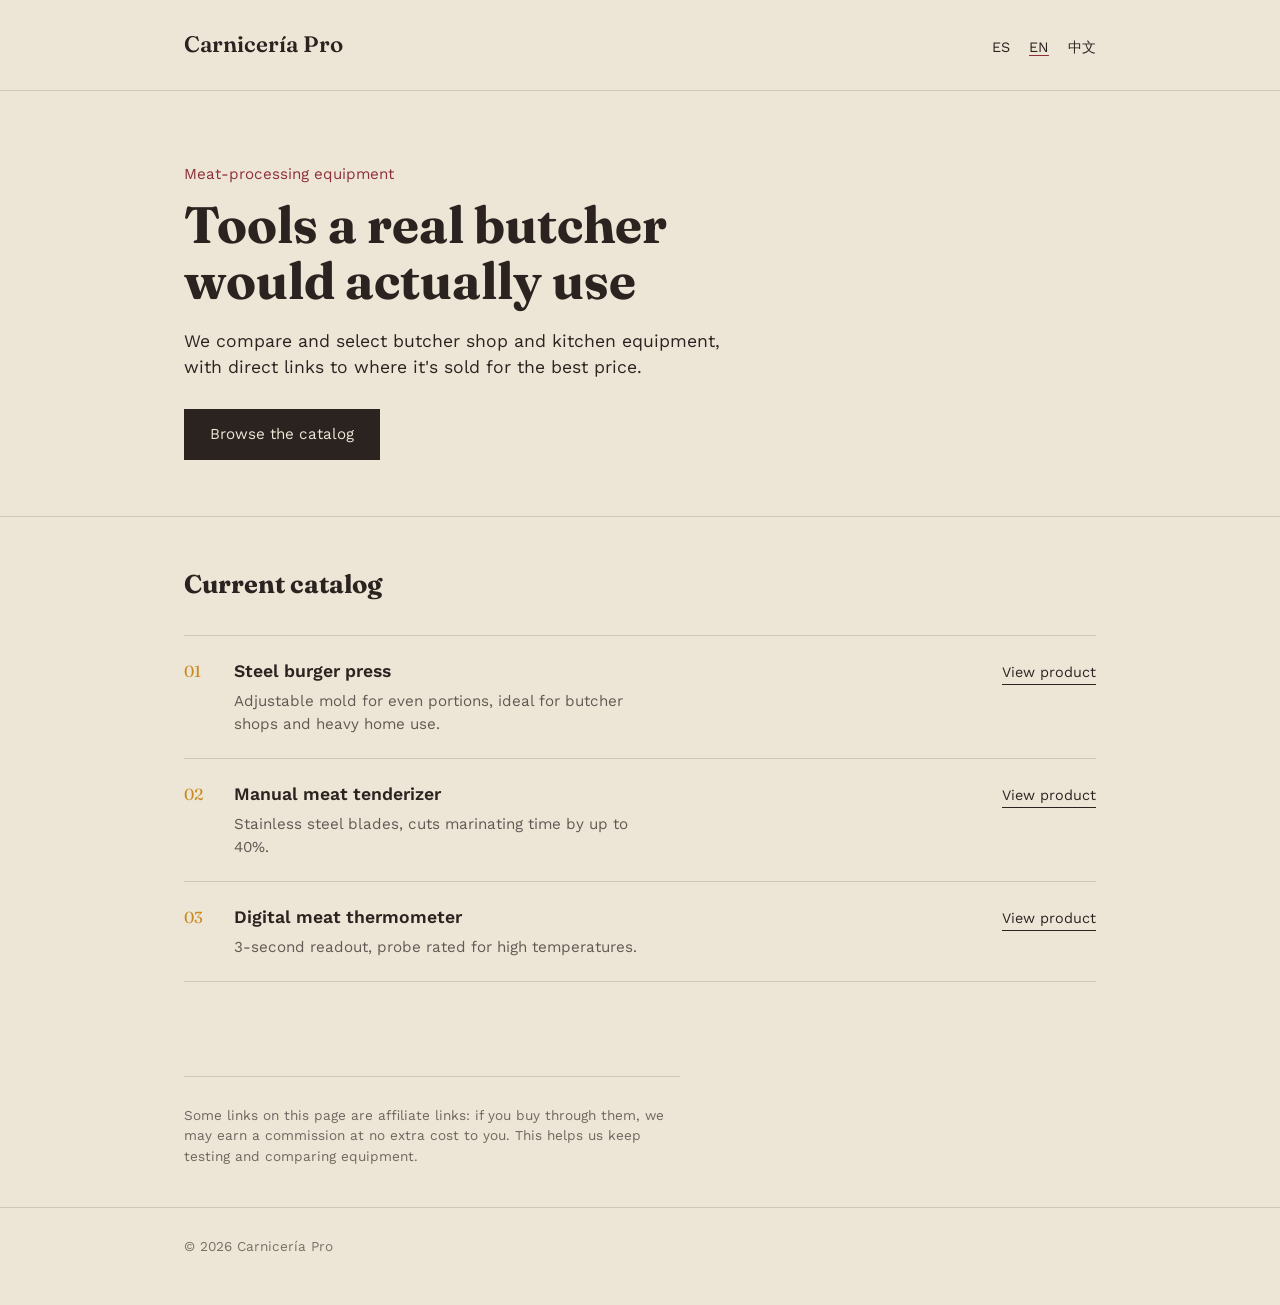
<file: index.html>
<!DOCTYPE html>
<html lang="es">
<head>
<meta charset="UTF-8">
<meta http-equiv="refresh" content="0; url=./es/">
<title>Carnicería Pro</title>
<script>
  var lang = (navigator.language || 'es').slice(0, 2);
  var destino = ['es', 'en', 'zh'].indexOf(lang) !== -1 ? lang : 'es';
  window.location.replace('./' + destino + '/');
</script>
</head>
<body>
<p>Redirigiendo… / Redirecting… / 正在跳转…</p>
<p><a href="./es/">Español</a> · <a href="./en/">English</a> · <a href="./zh/">中文</a></p>
</body>
</html>
</file>
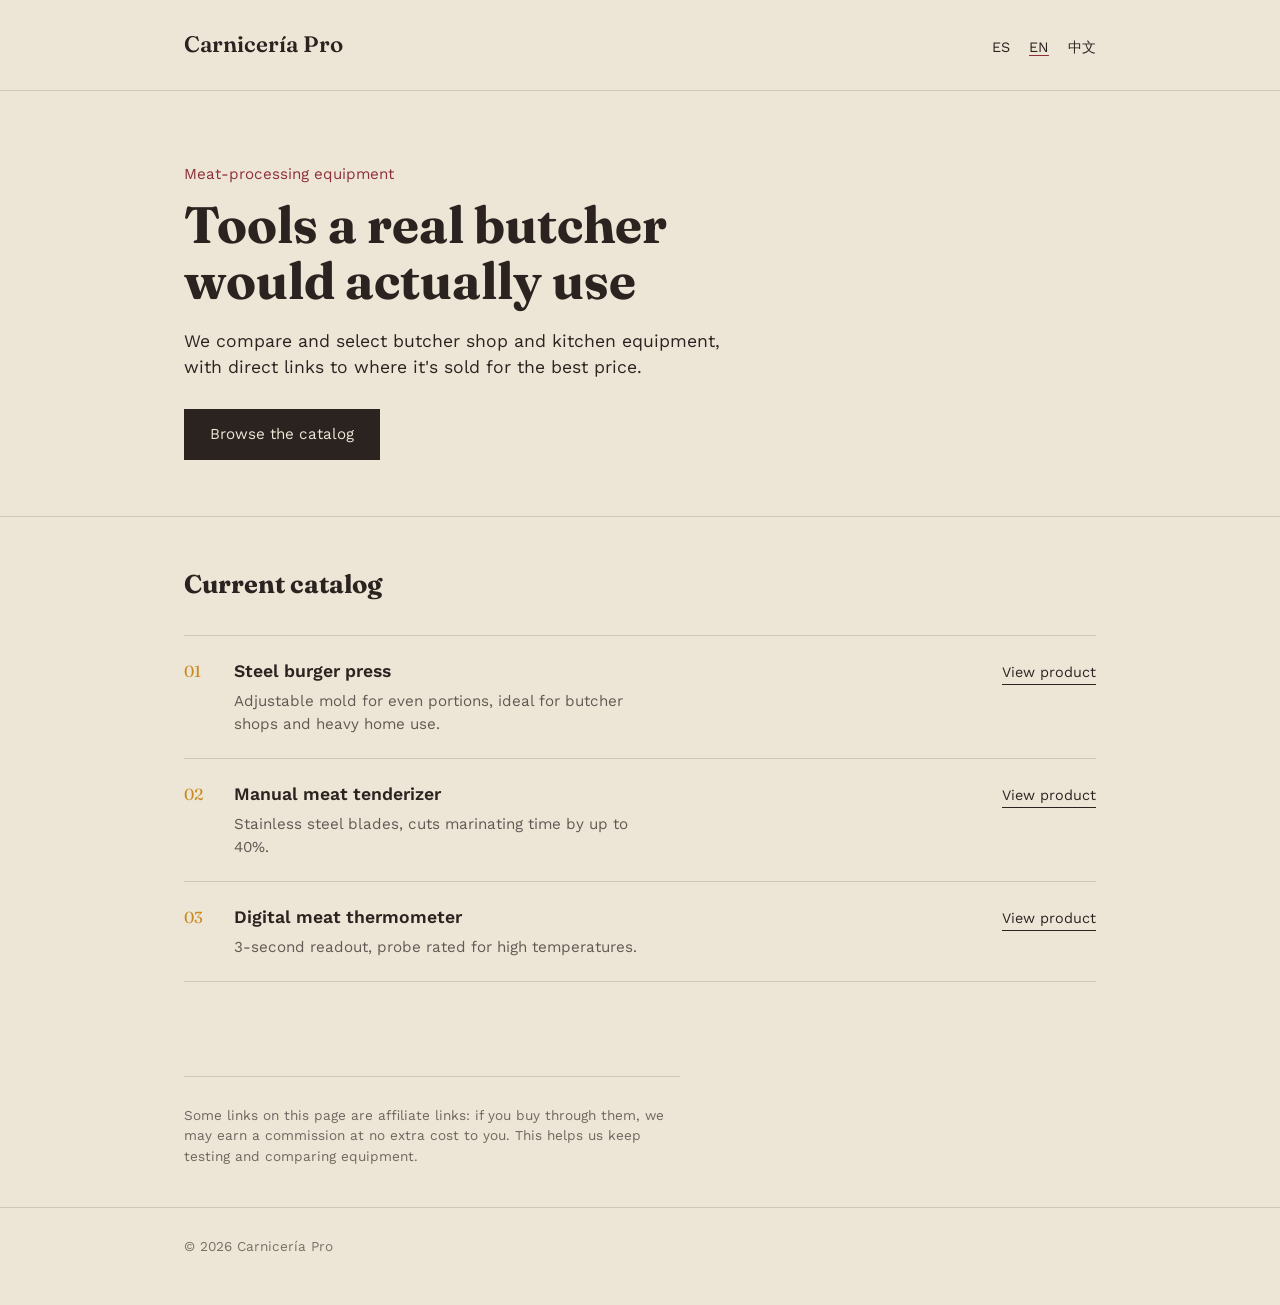
<file: en/index.html>
<!DOCTYPE html>
<html lang="en">
<head>
<meta charset="UTF-8">
<meta name="viewport" content="width=device-width, initial-scale=1">
<title>Butcher shop tools — catalog</title>
<meta name="description" content="A curated, compared catalog of meat-processing tools and equipment.">
<link rel="preconnect" href="https://fonts.googleapis.com">
<link href="https://fonts.googleapis.com/css2?family=Fraunces:wght@500;600&family=Work+Sans:wght@400;500&display=swap" rel="stylesheet">
<link rel="stylesheet" href="../assets/style.css">
</head>
<body>
<header class="site">
  <div class="wrap">
    <span class="brand">Carnicería Pro</span>
    <nav class="langs">
      <a href="../es/">ES</a>
      <a href="../en/" class="active">EN</a>
      <a href="../zh/">中文</a>
    </nav>
  </div>
</header>

<section class="hero">
  <div class="wrap">
    <p class="kicker">Meat-processing equipment</p>
    <h1>Tools a real butcher would actually use</h1>
    <p>We compare and select butcher shop and kitchen equipment, with direct links to where it's sold for the best price.</p>
    <a class="cta" href="#catalog">Browse the catalog</a>
  </div>
</section>

<section class="catalog" id="catalog">
  <div class="wrap">
    <h2>Current catalog</h2>
    <div class="catalog-list"></div>
  </div>
</section>

<div class="wrap">
  <p class="disclosure">Some links on this page are affiliate links: if you buy through them, we may earn a commission at no extra cost to you. This helps us keep testing and comparing equipment.</p>
</div>

<footer class="site"><div class="wrap">© 2026 Carnicería Pro</div></footer>
<script src="../assets/catalog.js"></script>
</body>
</html>
</file>
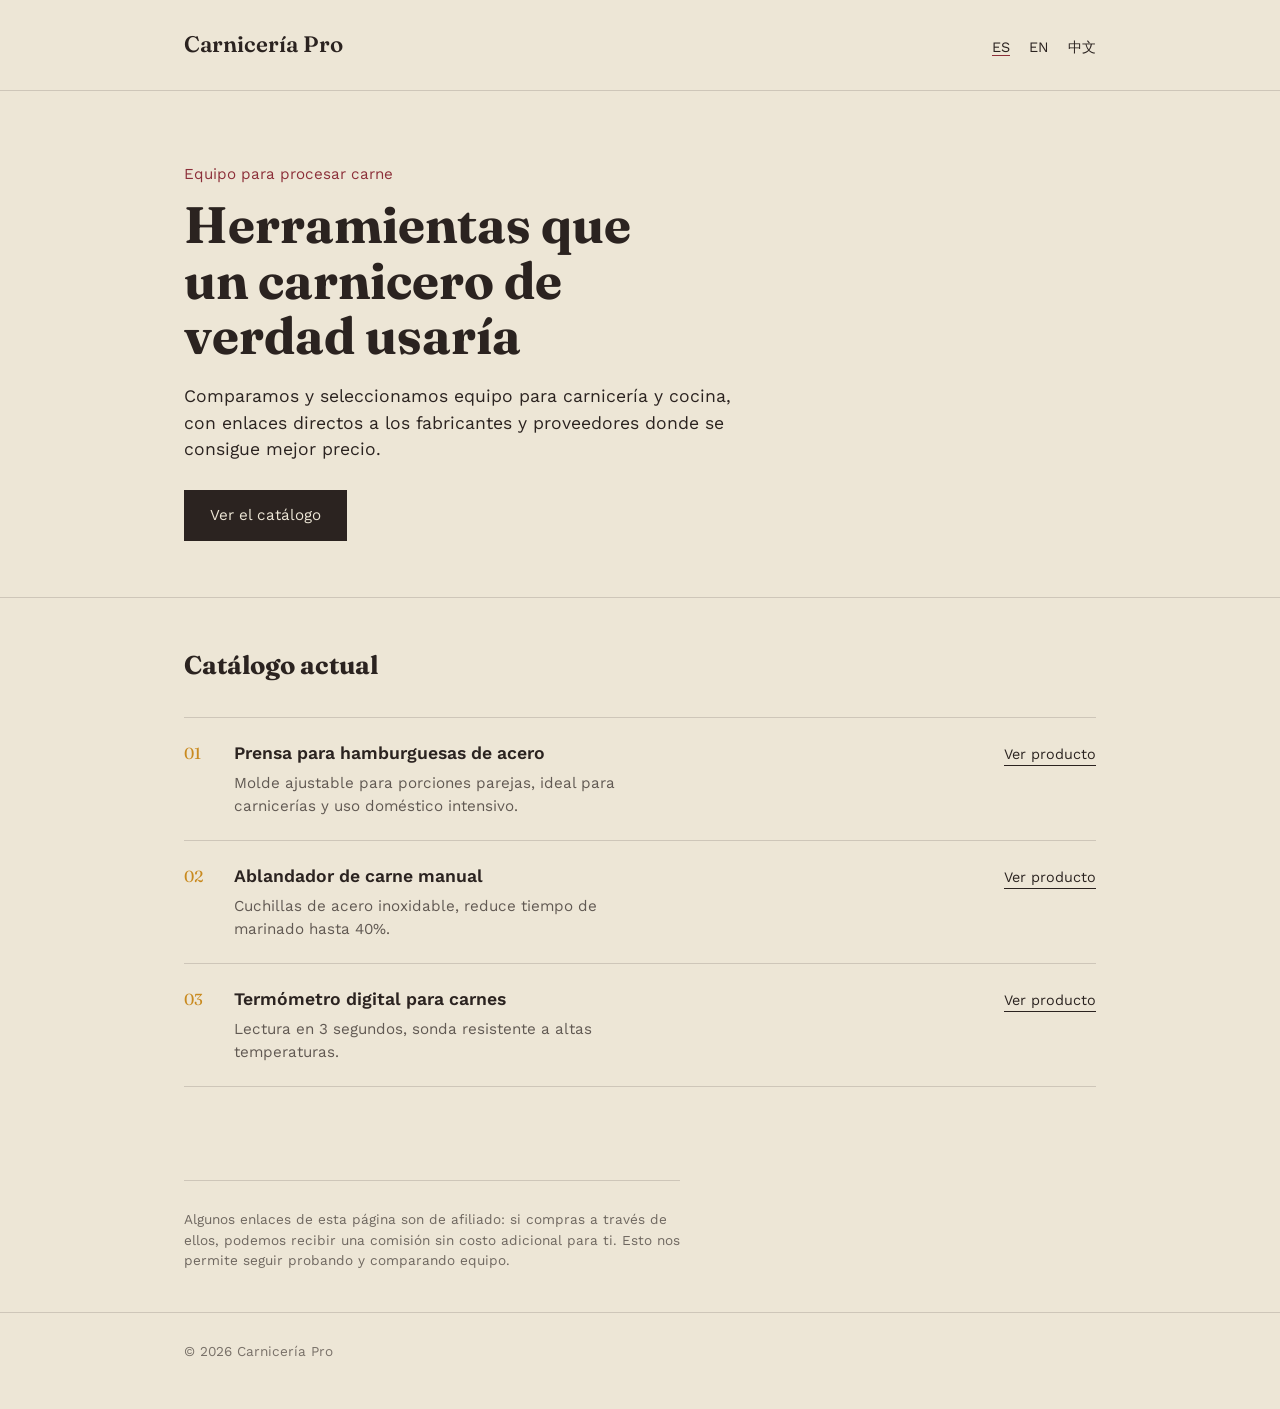
<file: es/index.html>
<!DOCTYPE html>
<html lang="es">
<head>
<meta charset="UTF-8">
<meta name="viewport" content="width=device-width, initial-scale=1">
<title>Herramientas de carnicería — catálogo</title>
<meta name="description" content="Catálogo de herramientas y equipo para procesar carne, seleccionado y comparado.">
<link rel="preconnect" href="https://fonts.googleapis.com">
<link href="https://fonts.googleapis.com/css2?family=Fraunces:wght@500;600&family=Work+Sans:wght@400;500&display=swap" rel="stylesheet">
<link rel="stylesheet" href="../assets/style.css">
</head>
<body>
<header class="site">
  <div class="wrap">
    <span class="brand">Carnicería Pro</span>
    <nav class="langs">
      <a href="../es/" class="active">ES</a>
      <a href="../en/">EN</a>
      <a href="../zh/">中文</a>
    </nav>
  </div>
</header>

<section class="hero">
  <div class="wrap">
    <p class="kicker">Equipo para procesar carne</p>
    <h1>Herramientas que un carnicero de verdad usaría</h1>
    <p>Comparamos y seleccionamos equipo para carnicería y cocina, con enlaces directos a los fabricantes y proveedores donde se consigue mejor precio.</p>
    <a class="cta" href="#catalogo">Ver el catálogo</a>
  </div>
</section>

<section class="catalog" id="catalogo">
  <div class="wrap">
    <h2>Catálogo actual</h2>
    <div class="catalog-list"></div>
  </div>
</section>

<div class="wrap">
  <p class="disclosure">Algunos enlaces de esta página son de afiliado: si compras a través de ellos, podemos recibir una comisión sin costo adicional para ti. Esto nos permite seguir probando y comparando equipo.</p>
</div>

<footer class="site"><div class="wrap">© 2026 Carnicería Pro</div></footer>
<script src="../assets/catalog.js"></script>
</body>
</html>
</file>
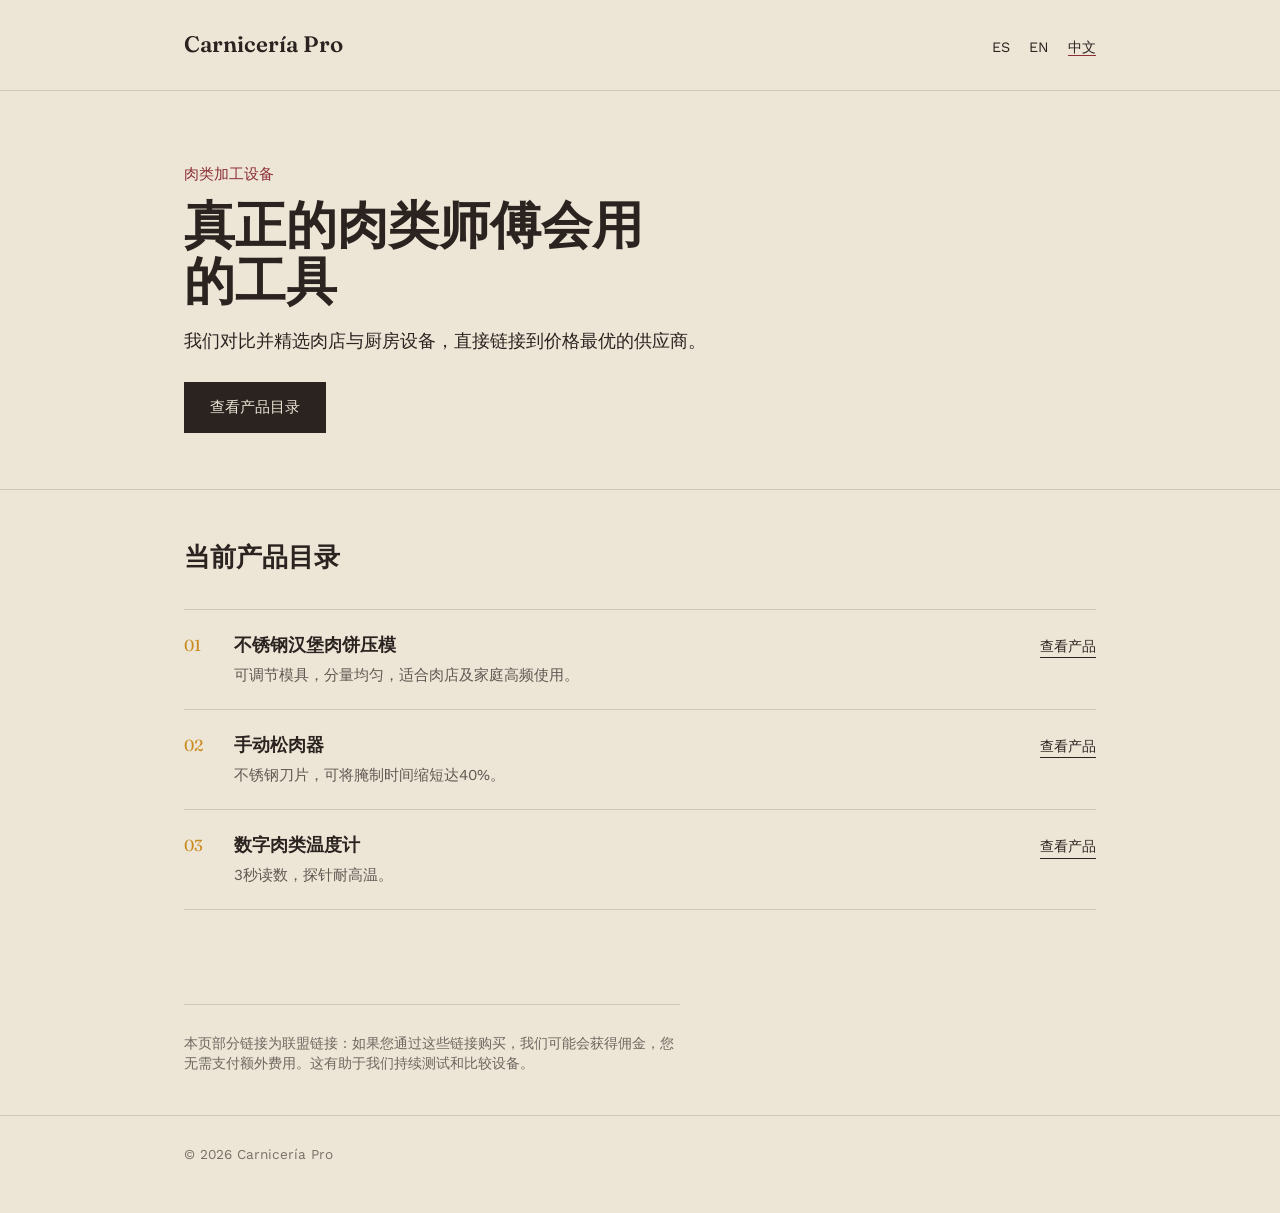
<file: zh/index.html>
<!DOCTYPE html>
<html lang="zh">
<head>
<meta charset="UTF-8">
<meta name="viewport" content="width=device-width, initial-scale=1">
<title>肉类加工工具 — 产品目录</title>
<meta name="description" content="精选并对比的肉类加工工具与设备目录。">
<link rel="preconnect" href="https://fonts.googleapis.com">
<link href="https://fonts.googleapis.com/css2?family=Fraunces:wght@500;600&family=Work+Sans:wght@400;500&display=swap" rel="stylesheet">
<link rel="stylesheet" href="../assets/style.css">
</head>
<body>
<header class="site">
  <div class="wrap">
    <span class="brand">Carnicería Pro</span>
    <nav class="langs">
      <a href="../es/">ES</a>
      <a href="../en/">EN</a>
      <a href="../zh/" class="active">中文</a>
    </nav>
  </div>
</header>

<section class="hero">
  <div class="wrap">
    <p class="kicker">肉类加工设备</p>
    <h1>真正的肉类师傅会用的工具</h1>
    <p>我们对比并精选肉店与厨房设备，直接链接到价格最优的供应商。</p>
    <a class="cta" href="#catalogo">查看产品目录</a>
  </div>
</section>

<section class="catalog" id="catalogo">
  <div class="wrap">
    <h2>当前产品目录</h2>
    <div class="catalog-list"></div>
  </div>
</section>

<div class="wrap">
  <p class="disclosure">本页部分链接为联盟链接：如果您通过这些链接购买，我们可能会获得佣金，您无需支付额外费用。这有助于我们持续测试和比较设备。</p>
</div>

<footer class="site"><div class="wrap">© 2026 Carnicería Pro</div></footer>
<script src="../assets/catalog.js"></script>
</body>
</html>
</file>
<file: assets/style.css>
:root {
  --carbon: #2B2320;
  --bone: #EDE6D6;
  --barn: #8C2F39;
  --saffron: #C98A1F;
  --line: rgba(43, 35, 32, 0.16);
  --serif: 'Fraunces', Georgia, serif;
  --sans: 'Work Sans', -apple-system, sans-serif;
}

* { box-sizing: border-box; }

body {
  margin: 0;
  background: var(--bone);
  color: var(--carbon);
  font-family: var(--sans);
  line-height: 1.5;
}

.wrap { max-width: 960px; margin: 0 auto; padding: 0 24px; }

header.site {
  border-bottom: 1px solid var(--line);
  padding: 28px 0;
}
header.site .wrap { display: flex; justify-content: space-between; align-items: baseline; }
header.site .brand { font-family: var(--serif); font-size: 1.4rem; font-weight: 600; }
header.site .langs a { color: var(--carbon); text-decoration: none; margin-left: 14px; font-size: 0.9rem; border-bottom: 1px solid transparent; }
header.site .langs a:hover, header.site .langs a.active { border-bottom-color: var(--barn); }

.hero { padding: 72px 0 56px; }
.hero .kicker { font-size: 0.95rem; color: var(--barn); margin: 0 0 12px; }
.hero h1 { font-family: var(--serif); font-size: clamp(2.1rem, 5vw, 3.2rem); line-height: 1.08; margin: 0 0 20px; max-width: 14ch; }
.hero p { font-size: 1.1rem; max-width: 52ch; margin: 0 0 28px; }
.hero .cta { display: inline-block; background: var(--carbon); color: var(--bone); padding: 14px 26px; text-decoration: none; font-size: 0.95rem; }
.hero .cta:hover { background: var(--barn); }

.catalog { padding: 48px 0 80px; border-top: 1px solid var(--line); }
.catalog h2 { font-family: var(--serif); font-size: 1.6rem; margin: 0 0 32px; }
.catalog-list { display: grid; gap: 0; }
.item { display: grid; grid-template-columns: 3ch 1fr auto; gap: 20px; align-items: baseline; padding: 22px 0; border-top: 1px solid var(--line); }
.item:last-child { border-bottom: 1px solid var(--line); }
.item .num { font-family: var(--serif); color: var(--saffron); font-size: 1rem; }
.item .info h3 { margin: 0 0 6px; font-size: 1.1rem; font-weight: 600; }
.item .info p { margin: 0; color: rgba(43,35,32,0.72); font-size: 0.95rem; max-width: 48ch; }
.item .buy { text-decoration: none; color: var(--carbon); font-size: 0.9rem; border-bottom: 1px solid var(--carbon); white-space: nowrap; }
.item .buy:hover { color: var(--barn); border-color: var(--barn); }

.disclosure { padding: 28px 0; border-top: 1px solid var(--line); font-size: 0.85rem; color: rgba(43,35,32,0.65); max-width: 62ch; }

footer.site { border-top: 1px solid var(--line); padding: 28px 0 48px; font-size: 0.85rem; color: rgba(43,35,32,0.6); }

@media (max-width: 600px) {
  .item { grid-template-columns: 2ch 1fr; }
  .item .buy { grid-column: 1 / -1; }
}

@media (prefers-reduced-motion: no-preference) {
  .hero h1 { animation: rise 0.5s ease-out; }
}
@keyframes rise { from { opacity: 0; transform: translateY(8px); } to { opacity: 1; transform: translateY(0); } }
</file>
